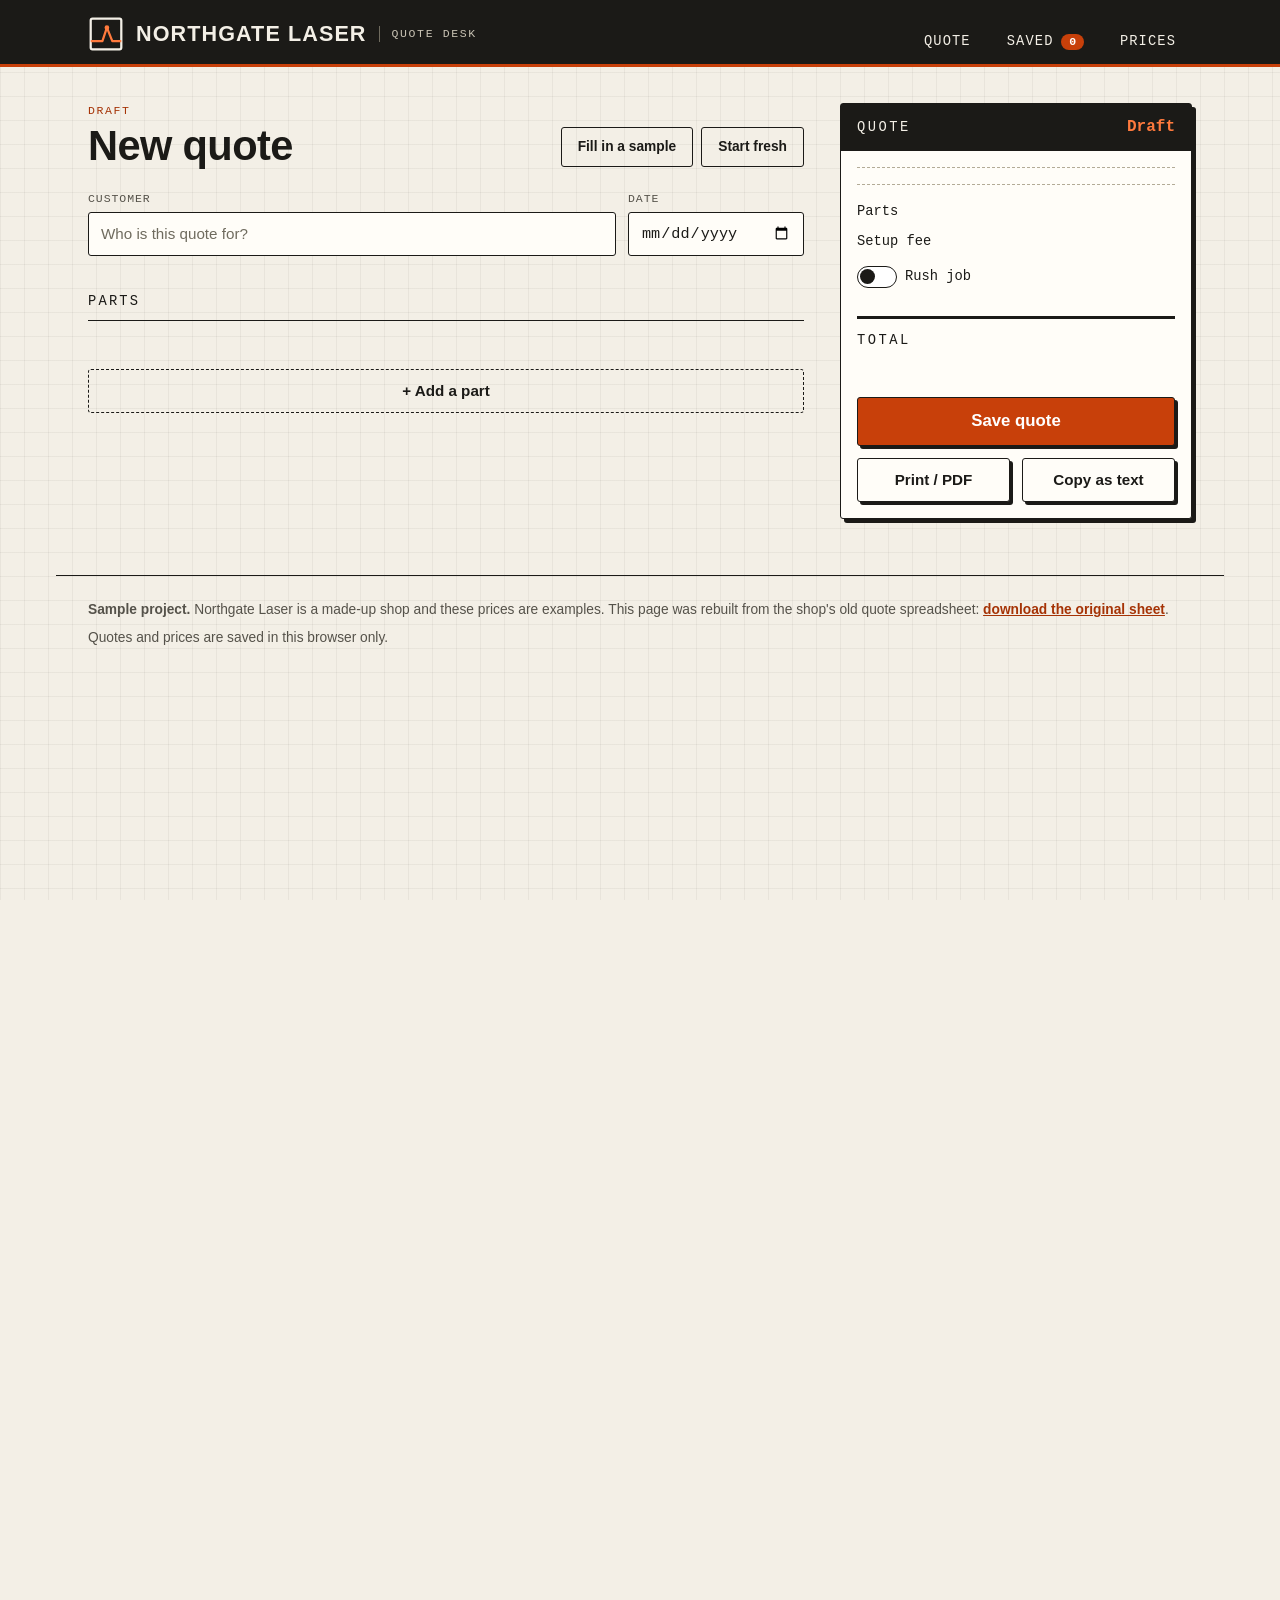
<file: index.html>
<!doctype html>
<html lang="en">
  <head>
    <meta charset="utf-8" />
    <meta name="viewport" content="width=device-width, initial-scale=1" />
    <meta http-equiv="refresh" content="0; url=app/" />
    <title>Northgate Laser · Quote desk (sample)</title>
  </head>
  <body>
    <p><a href="app/">Open the sample quote desk</a></p>
  </body>
</html>
</file>
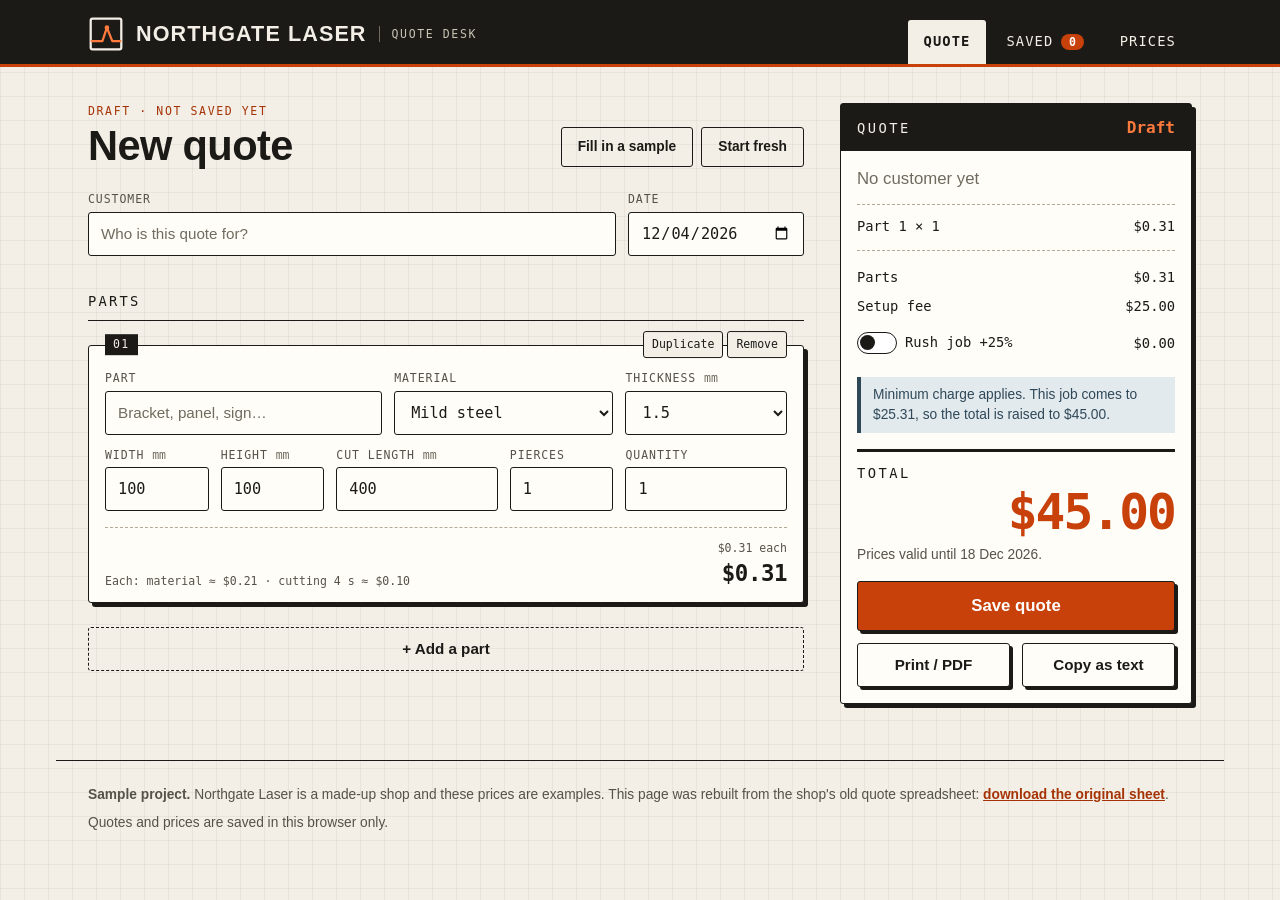
<file: app/index.html>
<!doctype html>
<html lang="en">
  <head>
    <meta charset="utf-8" />
    <meta name="viewport" content="width=device-width, initial-scale=1" />
    <meta
      http-equiv="Content-Security-Policy"
      content="default-src 'none'; script-src 'self'; style-src 'self' https://fonts.googleapis.com; font-src https://fonts.gstatic.com; img-src 'self' data:; base-uri 'none'; form-action 'none'"
    />
    <meta name="description" content="Sample quote desk for a laser cutting shop, rebuilt from the shop's quote spreadsheet." />
    <title>Northgate Laser · Quote desk (sample)</title>
    <link rel="icon" href="data:image/svg+xml,%3Csvg xmlns='http://www.w3.org/2000/svg' viewBox='0 0 40 40'%3E%3Crect width='40' height='40' rx='4' fill='%231b1a17'/%3E%3Cpath d='M5 28h11l5-15 6 15h8' fill='none' stroke='%23ff7a3d' stroke-width='3' stroke-linejoin='round'/%3E%3C/svg%3E" />
    <link rel="preconnect" href="https://fonts.googleapis.com" />
    <link rel="preconnect" href="https://fonts.gstatic.com" crossorigin />
    <link
      rel="stylesheet"
      href="https://fonts.googleapis.com/css2?family=Archivo:wght@400;600;800&family=IBM+Plex+Mono:wght@400;500;600&display=swap"
    />
    <link rel="stylesheet" href="styles/tokens.css" />
    <link rel="stylesheet" href="styles/app.css" />
    <link rel="stylesheet" href="styles/views.css" />
    <link rel="stylesheet" href="styles/print.css" media="print" />
  </head>
  <body>
    <a class="skip" href="#main">Skip to the quote</a>

    <header class="masthead">
      <div class="masthead-in">
        <p class="brand">
          <svg class="brand-mark" viewBox="0 0 40 40" aria-hidden="true" focusable="false">
            <rect class="mark-plate" x="3" y="3" width="34" height="34" rx="2" />
            <path class="mark-kerf" d="M3 28h13l5-15 6 15h10" />
            <circle class="mark-spark" cx="21" cy="13" r="2.6" />
          </svg>
          <span class="brand-name">Northgate Laser</span>
          <span class="brand-tag">Quote desk</span>
        </p>
        <nav class="tabs" aria-label="Sections">
          <a href="#quote" data-view="quote">Quote</a>
          <a href="#saved" data-view="saved">Saved <span id="saved-count" class="tab-count">0</span></a>
          <a href="#prices" data-view="prices">Prices</a>
        </nav>
      </div>
    </header>

    <main id="main">
      <p id="notice" class="notice" role="alert" hidden></p>

      <section id="view-quote" class="view" aria-labelledby="quote-heading">
        <div class="quote-layout">
          <div class="quote-form">
            <header class="quote-head">
              <div>
                <p class="eyebrow" id="quote-status">Draft</p>
                <h1 id="quote-heading" tabindex="-1">New quote</h1>
              </div>
              <div class="quote-head-actions">
                <button type="button" class="btn btn-quiet" id="load-sample">Fill in a sample</button>
                <button type="button" class="btn btn-quiet" id="new-quote">Start fresh</button>
              </div>
            </header>

            <div class="who">
              <label class="f f-customer">
                <span class="f-label">Customer</span>
                <input id="customer" type="text" maxlength="80" autocomplete="off" placeholder="Who is this quote for?" />
              </label>
              <label class="f f-date">
                <span class="f-label">Date</span>
                <input id="quote-date" type="date" />
              </label>
            </div>

            <h2 class="section-title">Parts</h2>
            <div id="lines" class="lines"></div>
            <button type="button" class="btn btn-add" id="add-line">+ Add a part</button>
          </div>

          <aside class="ticket" aria-labelledby="ticket-heading">
            <header class="ticket-head">
              <h2 id="ticket-heading">Quote</h2>
              <p id="ticket-number" class="ticket-number">Draft</p>
            </header>
            <p id="ticket-customer" class="ticket-customer"></p>
            <ol id="ticket-lines" class="ticket-lines"></ol>
            <dl class="ticket-sums">
              <div>
                <dt>Parts</dt>
                <dd id="ticket-parts"></dd>
              </div>
              <div>
                <dt>Setup fee</dt>
                <dd id="ticket-setup"></dd>
              </div>
              <div class="rush-row">
                <dt>
                  <label class="switch">
                    <input type="checkbox" id="rush" />
                    <span class="switch-track" aria-hidden="true"></span>
                    <span id="rush-label">Rush job</span>
                  </label>
                </dt>
                <dd id="ticket-rush"></dd>
              </div>
            </dl>
            <p id="ticket-minimum" class="ticket-note" hidden></p>
            <p class="ticket-total" aria-live="polite" aria-atomic="true">
              <span class="ticket-total-label">Total</span>
              <strong id="ticket-total"></strong>
            </p>
            <p id="ticket-hint" class="ticket-hint"></p>
            <div class="ticket-actions">
              <button type="button" class="btn btn-main" id="save-quote">Save quote</button>
              <button type="button" class="btn" id="print-quote">Print / PDF</button>
              <button type="button" class="btn" id="copy-quote">Copy as text</button>
            </div>
          </aside>
        </div>
        <button type="button" class="total-bar" id="total-bar">
          <span class="total-bar-label">Total</span>
          <strong id="bar-total"></strong>
          <span class="total-bar-go">See quote ↓</span>
        </button>
      </section>

      <section id="view-saved" class="view" aria-labelledby="saved-heading" hidden>
        <p class="eyebrow">Kept in this browser</p>
        <h1 id="saved-heading" tabindex="-1">Saved quotes</h1>
        <p class="lede">Every saved quote keeps its number. Open one to change it or print it again.</p>
        <ul id="saved-list" class="saved-list"></ul>
        <p id="saved-empty" class="empty">No saved quotes yet. Build one on the Quote tab and press “Save quote”.</p>
      </section>

      <section id="view-prices" class="view" aria-labelledby="prices-heading" hidden>
        <header class="prices-head">
          <div>
            <p class="eyebrow">One place for every number</p>
            <h1 id="prices-heading" tabindex="-1">Prices</h1>
            <p class="lede">
              Every number the quotes use lives here. Change one and the next quote uses it. There are no formulas to
              break.
            </p>
          </div>
          <button type="button" class="btn btn-quiet" id="reset-prices">Back to sample prices</button>
        </header>
        <div class="prices-layout">
          <section class="panel" aria-labelledby="shop-heading">
            <h2 id="shop-heading">Shop numbers</h2>
            <div id="shop-settings" class="settings"></div>
            <h3>Quantity discounts</h3>
            <ul id="tiers" class="tiers"></ul>
          </section>
          <section class="panel" aria-labelledby="materials-heading">
            <h2 id="materials-heading">Materials</h2>
            <div class="table-wrap">
              <table id="materials" class="materials"></table>
            </div>
            <p id="materials-error" class="field-error" role="status" hidden></p>
          </section>
        </div>
      </section>
    </main>

    <footer class="foot">
      <p>
        <strong>Sample project.</strong> Northgate Laser is a made-up shop and these prices are examples. This page was
        rebuilt from the shop's old quote spreadsheet:
        <a href="../before/laser-quote-sheet.xlsx" download>download the original sheet</a>.
      </p>
      <p>Quotes and prices are saved in this browser only.</p>
    </footer>

    <section id="print-sheet" class="print-sheet" aria-hidden="true"></section>
    <p id="toast" class="toast" role="status" aria-live="polite"></p>

    <script type="module" src="js/main.js"></script>
  </body>
</html>
</file>
<file: app/styles/tokens.css>
/* Design tokens: workshop paper, ink, and one laser-orange accent. */

:root {
  /* Surfaces */
  --paper: #f3efe6;
  --card: #fffdf8;
  --card-bright: #ffffff;
  --grid: rgb(27 26 23 / 5%);

  /* Ink */
  --ink: #1b1a17;
  --ink-lift: #35322c;
  --ink-soft: #55524a;
  --ink-faint: #6f6b5e;
  --rule: #d9d2c1;
  --rule-strong: #b3ab97;
  --paper-dim: #c9c3b4;

  /* Accent: laser orange. --laser is for large text and fills, --laser-deep for small text. */
  --laser: #c8400a;
  --laser-deep: #a53306;
  --laser-wash: #fde9dd;
  --spark: #ff7a3d;

  /* Secondary and states */
  --steel: #2f4858;
  --steel-wash: #e3eaee;
  --bad: #a8201a;
  --bad-wash: #fbe9e7;

  /* Type */
  --font-display: 'Archivo', 'Helvetica Neue', Arial, sans-serif;
  --font-mono: 'IBM Plex Mono', ui-monospace, 'SF Mono', Menlo, Consolas, monospace;
  --text-xs: 0.72rem;
  --text-sm: 0.86rem;
  --text-base: 1rem;
  --text-lg: 1.2rem;
  --text-xl: clamp(1.8rem, 1.3rem + 1.8vw, 2.6rem);
  --text-total: 3.1rem;
  --text-total-mid: 2.4rem;
  --text-total-small: 1.9rem;

  /* Space */
  --space-1: 0.25rem;
  --space-2: 0.5rem;
  --space-3: 0.75rem;
  --space-4: 1rem;
  --space-5: 1.5rem;
  --space-6: 2.25rem;
  --space-7: 3.5rem;
  --gutter: clamp(1rem, 0.4rem + 2.6vw, 2rem);
  --page: 73rem;

  /* Shape and depth */
  --radius: 3px;
  --border: 1.5px solid var(--ink);
  --shadow-hard: 4px 4px 0 var(--ink);
  --shadow-button: 3px 3px 0 var(--ink);
  --shadow-pressed: 1px 1px 0 var(--ink);

  /* Motion */
  --duration-fast: 120ms;
  --duration-normal: 260ms;
  --ease-out: cubic-bezier(0.16, 1, 0.3, 1);
}
</file>
<file: app/styles/app.css>
/* Base, masthead, fields and buttons. */

*,
*::before,
*::after {
  box-sizing: border-box;
}

html {
  -webkit-text-size-adjust: 100%;
  text-size-adjust: 100%;
}

body {
  margin: 0;
  min-height: 100vh;
  font-family: var(--font-display);
  font-size: var(--text-base);
  line-height: 1.45;
  color: var(--ink);
  background-color: var(--paper);
  /* A faint cutting-mat grid behind everything. */
  background-image:
    linear-gradient(var(--grid) 1px, transparent 1px), linear-gradient(90deg, var(--grid) 1px, transparent 1px);
  background-size: 24px 24px;
}

h1,
h2,
h3,
p,
ol,
ul,
dl,
dd {
  margin: 0;
  padding: 0;
}

ol,
ul {
  list-style: none;
}

button,
input,
select {
  font: inherit;
  color: inherit;
}

[hidden] {
  display: none !important;
}

:focus-visible {
  outline: 3px solid var(--laser);
  outline-offset: 2px;
}

h1:focus {
  outline: none;
}

.skip {
  position: absolute;
  left: var(--space-3);
  top: var(--space-3);
  z-index: 10;
  padding: var(--space-2) var(--space-4);
  background: var(--card);
  border: var(--border);
  color: var(--ink);
  font-weight: 700;
  transform: translateY(-300%);
}

.skip:focus {
  transform: none;
}

/* Masthead */

.masthead {
  background: var(--ink);
  color: var(--paper);
  border-bottom: 3px solid var(--laser);
}

.masthead-in {
  display: flex;
  flex-wrap: wrap;
  align-items: flex-end;
  justify-content: space-between;
  gap: var(--space-2) var(--space-5);
  max-width: var(--page);
  margin: 0 auto;
  padding: var(--space-4) var(--gutter) 0;
}

.brand {
  display: flex;
  align-items: center;
  gap: var(--space-3);
  padding-bottom: var(--space-3);
}

.brand-mark {
  width: 2.25rem;
  height: 2.25rem;
  flex: none;
}

.mark-plate {
  fill: none;
  stroke: var(--paper);
  stroke-width: 2.5;
}

.mark-kerf {
  fill: none;
  stroke: var(--spark);
  stroke-width: 2.5;
  stroke-linejoin: round;
}

.mark-spark {
  fill: var(--spark);
}

.brand-name {
  font-size: 1.35rem;
  font-weight: 800;
  letter-spacing: 0.05em;
  text-transform: uppercase;
  line-height: 1;
}

.brand-tag {
  padding-left: var(--space-3);
  border-left: 1px solid var(--ink-faint);
  font-family: var(--font-mono);
  font-size: var(--text-xs);
  letter-spacing: 0.14em;
  text-transform: uppercase;
  color: var(--paper-dim);
}

@media (max-width: 480px) {
  .brand-tag {
    display: none;
  }
}

.tabs {
  display: flex;
  gap: var(--space-1);
}

.tabs a {
  display: inline-flex;
  align-items: center;
  gap: var(--space-2);
  min-height: 2.75rem;
  padding: 0 var(--space-4);
  border-radius: var(--radius) var(--radius) 0 0;
  font-family: var(--font-mono);
  font-size: var(--text-sm);
  letter-spacing: 0.08em;
  text-transform: uppercase;
  text-decoration: none;
  color: var(--paper);
}

.tabs a:hover {
  background: var(--ink-lift);
}

.tabs a[aria-current='page'] {
  background: var(--paper);
  color: var(--ink);
  font-weight: 600;
}

.tabs a:focus-visible {
  outline-color: var(--spark);
  outline-offset: -3px;
}

.tab-count {
  min-width: 1.4rem;
  padding: 0 0.3rem;
  border-radius: 999px;
  background: var(--laser);
  color: var(--card-bright);
  font-size: var(--text-xs);
  font-weight: 600;
  letter-spacing: 0;
  text-align: center;
}

/* Page frame */

main {
  max-width: var(--page);
  margin: 0 auto;
  padding: var(--space-6) var(--gutter) var(--space-7);
}

h1 {
  font-size: var(--text-xl);
  font-weight: 800;
  letter-spacing: -0.015em;
  line-height: 1.05;
}

.eyebrow {
  margin-bottom: var(--space-1);
  font-family: var(--font-mono);
  font-size: var(--text-xs);
  letter-spacing: 0.14em;
  text-transform: uppercase;
  color: var(--laser-deep);
}

.lede {
  max-width: 38rem;
  margin-top: var(--space-2);
  color: var(--ink-soft);
}

.section-title {
  margin: var(--space-6) 0 var(--space-5);
  padding-bottom: var(--space-2);
  border-bottom: var(--border);
  font-family: var(--font-mono);
  font-size: var(--text-sm);
  font-weight: 500;
  letter-spacing: 0.16em;
  text-transform: uppercase;
}

.notice {
  margin-bottom: var(--space-5);
  padding: var(--space-3) var(--space-4);
  background: var(--steel-wash);
  border: 1.5px solid var(--steel);
  border-left-width: 6px;
  border-radius: var(--radius);
  color: var(--steel);
  font-weight: 600;
}

.foot {
  display: grid;
  gap: var(--space-2);
  max-width: var(--page);
  margin: 0 auto;
  padding: var(--space-5) var(--gutter) var(--space-7);
  border-top: var(--border);
  font-size: var(--text-sm);
  color: var(--ink-soft);
}

.foot a {
  color: var(--laser-deep);
  font-weight: 700;
}

/* Fields */

.f {
  display: grid;
  /* Fields sit on the bottom edge, so inputs stay in line when a label wraps. */
  align-content: end;
  gap: var(--space-1);
  min-width: 0;
}

.f-label {
  font-family: var(--font-mono);
  font-size: var(--text-xs);
  letter-spacing: 0.08em;
  text-transform: uppercase;
  color: var(--ink-soft);
}

.f-label small {
  font-size: inherit;
  letter-spacing: 0;
  text-transform: none;
  color: var(--ink-faint);
}

input[type='text'],
input[type='number'],
input[type='date'],
select {
  width: 100%;
  min-width: 0;
  min-height: 2.75rem;
  padding: 0 var(--space-3);
  background-color: var(--card);
  border: var(--border);
  border-radius: var(--radius);
  font-family: var(--font-mono);
  font-size: 0.95rem;
}

input[type='text'] {
  font-family: var(--font-display);
  font-weight: 600;
}

input:hover,
select:hover {
  background-color: var(--card-bright);
}

input::placeholder {
  color: var(--ink-faint);
  font-weight: 400;
}

[aria-invalid='true'] {
  border-color: var(--bad);
  background-color: var(--bad-wash);
}

.field-error {
  color: var(--bad);
  font-size: var(--text-sm);
  font-weight: 600;
}

/* Buttons */

.btn {
  display: inline-flex;
  align-items: center;
  justify-content: center;
  gap: var(--space-2);
  min-height: 2.75rem;
  padding: 0 var(--space-4);
  background: var(--card);
  border: var(--border);
  border-radius: var(--radius);
  box-shadow: var(--shadow-button);
  font-size: 0.95rem;
  font-weight: 700;
  cursor: pointer;
  transition: transform var(--duration-fast) var(--ease-out);
}

.btn:hover {
  background: var(--laser-wash);
}

.btn:active {
  box-shadow: var(--shadow-pressed);
  transform: translate(2px, 2px);
}

.btn:disabled {
  box-shadow: none;
  opacity: 0.45;
  cursor: not-allowed;
  transform: none;
}

.btn-main {
  background: var(--laser);
  color: var(--card-bright);
}

.btn-main:hover {
  background: var(--laser-deep);
}

.btn-quiet {
  min-height: 2.5rem;
  background: transparent;
  box-shadow: none;
  font-size: var(--text-sm);
  font-weight: 600;
}

.btn-add {
  width: 100%;
  margin-top: var(--space-5);
  background: transparent;
  border-style: dashed;
  box-shadow: none;
}

.btn-mini {
  min-height: 1.7rem;
  padding: 0 var(--space-2);
  background: var(--paper);
  box-shadow: none;
  font-family: var(--font-mono);
  font-size: var(--text-xs);
  font-weight: 500;
}

@media (pointer: coarse) {
  .btn-mini {
    min-height: 2.5rem;
    padding: 0 var(--space-3);
  }
}

/* Toast */

.toast {
  position: fixed;
  left: 50%;
  bottom: var(--space-5);
  z-index: 20;
  max-width: calc(100vw - 2rem);
  padding: var(--space-3) var(--space-5);
  background: var(--ink);
  border-radius: 999px;
  color: var(--paper);
  font-size: var(--text-sm);
  font-weight: 600;
  opacity: 0;
  pointer-events: none;
  transform: translate(-50%, 150%);
  transition:
    transform var(--duration-normal) var(--ease-out),
    opacity var(--duration-normal) var(--ease-out);
}

.toast.is-on {
  opacity: 1;
  transform: translate(-50%, 0);
}

.print-sheet {
  display: none;
}

@media (prefers-reduced-motion: reduce) {
  *,
  *::before,
  *::after {
    animation: none !important;
    transition: none !important;
  }
}
</file>
<file: app/styles/views.css>
/* The three views: quote (parts + ticket), saved quotes, prices. */

/* Quote view */

.quote-layout {
  display: grid;
  grid-template-columns: minmax(0, 1fr) 22rem;
  align-items: start;
  gap: var(--space-6);
}

.quote-head {
  display: flex;
  flex-wrap: wrap;
  align-items: flex-end;
  justify-content: space-between;
  gap: var(--space-3);
}

.quote-head-actions {
  display: flex;
  flex-wrap: wrap;
  gap: var(--space-2);
}

.who {
  display: grid;
  grid-template-columns: minmax(0, 1fr) 11rem;
  gap: var(--space-3);
  margin-top: var(--space-5);
}

/* Part cards */

.lines {
  display: grid;
  gap: var(--space-6);
  /* Part cards lay out by their own width, not the screen's, because the ticket sits beside them. */
  container-type: inline-size;
}

.line {
  position: relative;
  padding: var(--space-5) var(--space-4) var(--space-3);
  background: var(--card);
  border: var(--border);
  border-radius: var(--radius);
  box-shadow: var(--shadow-hard);
}

.line.has-error {
  border-color: var(--bad);
  box-shadow: 4px 4px 0 var(--bad);
}

/* The part number and its actions sit on the card's top edge. */
.line-no,
.line-actions {
  position: absolute;
  top: 0;
  transform: translateY(-55%);
}

.line-no {
  left: var(--space-4);
  padding: 0.15rem var(--space-2);
  background: var(--ink);
  color: var(--paper);
  font-family: var(--font-mono);
  font-size: var(--text-xs);
  letter-spacing: 0.12em;
}

.line-actions {
  right: var(--space-4);
  display: flex;
  gap: var(--space-1);
}

.line-grid {
  display: grid;
  grid-template-columns: repeat(12, minmax(0, 1fr));
  gap: var(--space-3);
}

.f-name {
  grid-column: span 5;
}

.f-material {
  grid-column: span 4;
}

.f-thickness,
.f-cut,
.f-qty {
  grid-column: span 3;
}

.f-width,
.f-height,
.f-pierces {
  grid-column: span 2;
}

/* Always on the page (so screen readers hear changes); it takes space only when it has text. */
.line-error:not(:empty) {
  margin-top: var(--space-3);
}

.line-error {
  color: var(--bad);
  font-size: var(--text-sm);
  font-weight: 600;
}

.line-foot {
  display: flex;
  flex-wrap: wrap;
  align-items: flex-end;
  justify-content: space-between;
  gap: var(--space-2) var(--space-4);
  margin-top: var(--space-4);
  padding-top: var(--space-3);
  border-top: 1px dashed var(--rule-strong);
}

.line-how {
  flex: 1 1 16rem;
  font-family: var(--font-mono);
  font-size: var(--text-xs);
  color: var(--ink-soft);
}

.line-price {
  margin-left: auto;
  text-align: right;
}

.line-unit {
  display: block;
  font-family: var(--font-mono);
  font-size: var(--text-xs);
  color: var(--ink-soft);
}

.line-total {
  font-family: var(--font-mono);
  font-size: 1.4rem;
  font-weight: 600;
  letter-spacing: -0.02em;
}

/* Ticket */

.ticket {
  position: sticky;
  top: var(--space-4);
  padding: 0 var(--space-4) var(--space-4);
  background: var(--card);
  border: var(--border);
  border-radius: var(--radius);
  box-shadow: var(--shadow-hard);
}

.ticket-head {
  display: flex;
  align-items: baseline;
  justify-content: space-between;
  gap: var(--space-3);
  margin: 0 calc(-1 * var(--space-4)) var(--space-4);
  padding: var(--space-3) var(--space-4);
  background: var(--ink);
  color: var(--paper);
}

.ticket-head h2 {
  font-family: var(--font-mono);
  font-size: var(--text-sm);
  font-weight: 500;
  letter-spacing: 0.18em;
  text-transform: uppercase;
}

.ticket-number {
  font-family: var(--font-mono);
  font-weight: 600;
  color: var(--spark);
}

.ticket-customer {
  font-size: 1.05rem;
  font-weight: 800;
  overflow-wrap: anywhere;
}

.ticket-customer.is-empty {
  font-weight: 400;
  color: var(--ink-faint);
}

.ticket-lines {
  margin: var(--space-3) 0;
  padding: var(--space-2) 0;
  border-top: 1px dashed var(--rule-strong);
  border-bottom: 1px dashed var(--rule-strong);
}

.ticket-lines li,
.ticket-sums > div {
  display: flex;
  align-items: center;
  justify-content: space-between;
  gap: var(--space-3);
  padding: 0.3rem 0;
  font-family: var(--font-mono);
  font-size: var(--text-sm);
}

.ticket-line-name {
  overflow: hidden;
  text-overflow: ellipsis;
  white-space: nowrap;
}

.ticket-lines li > :last-child,
.ticket-sums dd {
  flex: none;
  font-weight: 500;
}

.switch {
  display: inline-flex;
  align-items: center;
  gap: var(--space-2);
  min-height: 2rem;
  cursor: pointer;
}

.switch input {
  position: absolute;
  width: 1px;
  height: 1px;
  opacity: 0;
}

.switch-track {
  position: relative;
  flex: none;
  width: 2.5rem;
  height: 1.4rem;
  background: var(--card-bright);
  border: var(--border);
  border-radius: 999px;
}

.switch-track::after {
  content: '';
  position: absolute;
  top: 2px;
  left: 2px;
  width: 0.95rem;
  height: 0.95rem;
  background: var(--ink);
  border-radius: 50%;
  transition: transform var(--duration-fast) var(--ease-out);
}

.switch input:checked + .switch-track {
  background: var(--laser);
}

.switch input:checked + .switch-track::after {
  background: var(--card-bright);
  transform: translateX(1.1rem);
}

.switch input:focus-visible + .switch-track {
  outline: 3px solid var(--laser);
  outline-offset: 2px;
}

.ticket-note {
  margin-top: var(--space-3);
  padding: var(--space-2) var(--space-3);
  background: var(--steel-wash);
  border-left: 4px solid var(--steel);
  color: var(--steel);
  font-size: var(--text-sm);
}

.ticket-total {
  display: grid;
  gap: var(--space-1);
  margin-top: var(--space-4);
  padding-top: var(--space-3);
  border-top: 3px solid var(--ink);
}

.ticket-total-label {
  font-family: var(--font-mono);
  font-size: var(--text-sm);
  letter-spacing: 0.18em;
  text-transform: uppercase;
}

#ticket-total {
  font-family: var(--font-mono);
  justify-self: end;
  /* The smaller of the token and a share of the screen, so long totals fit on a phone. */
  font-size: min(var(--text-total), 13vw);
  font-weight: 600;
  letter-spacing: -0.04em;
  line-height: 1;
  color: var(--laser);
}

#ticket-total[data-size='mid'] {
  font-size: min(var(--text-total-mid), 10vw);
}

#ticket-total[data-size='small'] {
  font-size: min(var(--text-total-small), 8vw);
}

#ticket-total.is-fresh {
  animation: tick var(--duration-normal) var(--ease-out);
}

@keyframes tick {
  from {
    opacity: 0.3;
    transform: translateY(5px);
  }

  to {
    opacity: 1;
    transform: none;
  }
}

.ticket-hint {
  min-height: 1.3em;
  margin-top: var(--space-2);
  font-size: var(--text-sm);
  color: var(--ink-soft);
}

.ticket-actions {
  display: grid;
  grid-template-columns: 1fr 1fr;
  gap: var(--space-3);
  margin-top: var(--space-4);
}

.ticket-actions .btn-main {
  grid-column: 1 / -1;
  min-height: 3.1rem;
  font-size: 1.05rem;
}

/* Total bar: on small screens the ticket is below the parts, so the total rides along the bottom edge. */

.total-bar {
  display: none;
}

/* Saved quotes */

.saved-list {
  display: grid;
  gap: var(--space-3);
  margin-top: var(--space-5);
}

.saved-item {
  display: grid;
  grid-template-columns: 6.5rem minmax(0, 1fr) auto auto;
  align-items: center;
  gap: var(--space-2) var(--space-4);
  padding: var(--space-3) var(--space-4);
  background: var(--card);
  border: var(--border);
  border-left: 6px solid var(--laser);
  border-radius: var(--radius);
}

.saved-number {
  font-family: var(--font-mono);
  font-weight: 600;
  color: var(--laser-deep);
}

.saved-who strong {
  display: block;
  overflow-wrap: anywhere;
}

.saved-who span {
  font-family: var(--font-mono);
  font-size: var(--text-xs);
  color: var(--ink-soft);
}

.saved-total {
  font-family: var(--font-mono);
  font-size: 1.15rem;
  font-weight: 600;
}

.saved-actions {
  display: flex;
  gap: var(--space-2);
}

.empty {
  margin-top: var(--space-5);
  padding: var(--space-6) var(--space-4);
  border: 1.5px dashed var(--ink-faint);
  border-radius: var(--radius);
  color: var(--ink-soft);
  text-align: center;
}

/* Prices */

.prices-head {
  display: flex;
  flex-wrap: wrap;
  align-items: flex-end;
  justify-content: space-between;
  gap: var(--space-4);
}

.prices-layout {
  display: grid;
  grid-template-columns: 21rem minmax(0, 1fr);
  align-items: start;
  gap: var(--space-6);
  margin-top: var(--space-5);
}

.panel {
  padding: var(--space-4);
  background: var(--card);
  border: var(--border);
  border-radius: var(--radius);
  box-shadow: var(--shadow-hard);
}

.panel h2 {
  margin-bottom: var(--space-4);
  font-size: var(--text-lg);
  font-weight: 800;
}

.panel h3 {
  margin: var(--space-5) 0 var(--space-2);
  font-family: var(--font-mono);
  font-size: var(--text-xs);
  font-weight: 500;
  letter-spacing: 0.12em;
  text-transform: uppercase;
  color: var(--ink-soft);
}

.settings {
  display: grid;
  gap: var(--space-3);
}

.setting {
  display: grid;
  grid-template-columns: minmax(0, 1fr) 7.5rem;
  align-items: center;
  gap: var(--space-1) var(--space-3);
}

.setting label {
  font-weight: 600;
}

.setting label small {
  display: block;
  font-family: var(--font-mono);
  font-size: var(--text-xs);
  font-weight: 400;
  color: var(--ink-soft);
}

.setting .field-error {
  grid-column: 1 / -1;
}

.tiers li {
  display: flex;
  justify-content: space-between;
  padding: 0.35rem 0;
  border-bottom: 1px dashed var(--rule-strong);
  font-family: var(--font-mono);
  font-size: var(--text-sm);
}

.table-wrap {
  overflow-x: auto;
}

.materials {
  width: 100%;
  min-width: 31rem;
  border-collapse: collapse;
  font-family: var(--font-mono);
  font-size: var(--text-sm);
}

.materials th {
  padding: var(--space-2);
  border-bottom: var(--border);
  font-size: var(--text-xs);
  font-weight: 500;
  letter-spacing: 0.06em;
  text-align: left;
  text-transform: uppercase;
  color: var(--ink-soft);
}

.materials th small {
  display: block;
  font-size: inherit;
  letter-spacing: 0;
  text-transform: none;
  color: var(--ink-faint);
}

.materials td {
  padding: 0.3rem var(--space-2);
  border-bottom: 1px solid var(--rule);
}

.materials tr.is-group-start td {
  border-top: var(--border);
}

.materials .material-name {
  font-family: var(--font-display);
  font-weight: 700;
}

.materials input {
  max-width: 7rem;
  min-height: 2.25rem;
}

#materials-error {
  margin-top: var(--space-3);
}

/* Narrow part cards: name and material get a full row, the numbers go three to a row. */

@container (max-width: 40rem) {
  .f-name,
  .f-material {
    grid-column: span 12;
  }

  .f-thickness,
  .f-width,
  .f-height,
  .f-cut,
  .f-pierces,
  .f-qty {
    grid-column: span 4;
  }
}

/* Narrow screens */

@media (max-width: 960px) {
  .quote-layout,
  .prices-layout {
    grid-template-columns: minmax(0, 1fr);
  }

  .ticket {
    position: static;
  }

  .total-bar {
    position: sticky;
    bottom: 0;
    z-index: 5;
    display: flex;
    align-items: baseline;
    gap: var(--space-3);
    width: calc(100% + 2 * var(--gutter));
    min-height: 3.25rem;
    margin: var(--space-5) calc(-1 * var(--gutter)) 0;
    padding: var(--space-3) var(--gutter);
    background: var(--ink);
    border: 0;
    border-top: 3px solid var(--laser);
    color: var(--paper);
    font-family: var(--font-mono);
    text-align: left;
    cursor: pointer;
  }

  .total-bar-label {
    font-size: var(--text-xs);
    letter-spacing: 0.16em;
    text-transform: uppercase;
  }

  #bar-total {
    font-size: 1.3rem;
    font-weight: 600;
    color: var(--spark);
  }

  .total-bar-go {
    margin-left: auto;
    font-size: var(--text-sm);
    text-decoration: underline;
    text-underline-offset: 3px;
  }

  .toast {
    bottom: 4.5rem;
  }
}

@media (max-width: 640px) {
  .who {
    grid-template-columns: minmax(0, 1fr);
  }

  .saved-item {
    grid-template-columns: minmax(0, 1fr) auto;
  }

  .saved-actions {
    grid-column: 1 / -1;
  }
}
</file>
<file: app/styles/print.css>
/* On paper only the customer's quote is printed: no prices behind the price, no buttons. */

@page {
  margin: 18mm;
}

body {
  background: #fff;
  color: #000;
}

.masthead,
main,
.foot,
.toast,
.skip {
  display: none !important;
}

.print-sheet {
  display: block;
  font-family: var(--font-display);
  font-size: 10.5pt;
}

.print-head {
  display: flex;
  align-items: flex-start;
  justify-content: space-between;
  gap: 10mm;
  padding-bottom: 6mm;
  border-bottom: 2pt solid #000;
}

.print-shop {
  font-size: 20pt;
  font-weight: 800;
  letter-spacing: 0.03em;
  text-transform: uppercase;
}

.print-meta {
  font-family: var(--font-mono);
  font-size: 10pt;
  text-align: right;
}

.print-meta strong {
  display: block;
  font-size: 13pt;
}

.print-for {
  margin: 8mm 0;
  font-size: 12pt;
}

.print-table {
  width: 100%;
  border-collapse: collapse;
}

.print-table th {
  padding: 2mm 1mm;
  border-bottom: 1pt solid #000;
  font-size: 8.5pt;
  letter-spacing: 0.06em;
  text-align: left;
  text-transform: uppercase;
}

.print-table td {
  padding: 2.5mm 1mm;
  border-bottom: 0.5pt solid #999;
  vertical-align: top;
}

.print-table .num {
  font-family: var(--font-mono);
  text-align: right;
  white-space: nowrap;
}

.print-table small {
  display: block;
  font-size: 8.5pt;
  color: #444;
}

.print-sums {
  width: 75mm;
  margin: 6mm 0 0 auto;
  font-family: var(--font-mono);
}

.print-sums div {
  display: flex;
  justify-content: space-between;
  padding: 1.2mm 0;
}

.print-sums .is-grand {
  margin-top: 2mm;
  padding-top: 3mm;
  border-top: 2pt solid #000;
  font-size: 14pt;
  font-weight: 600;
}

.print-foot {
  margin-top: 12mm;
  font-size: 9pt;
  color: #444;
}
</file>
